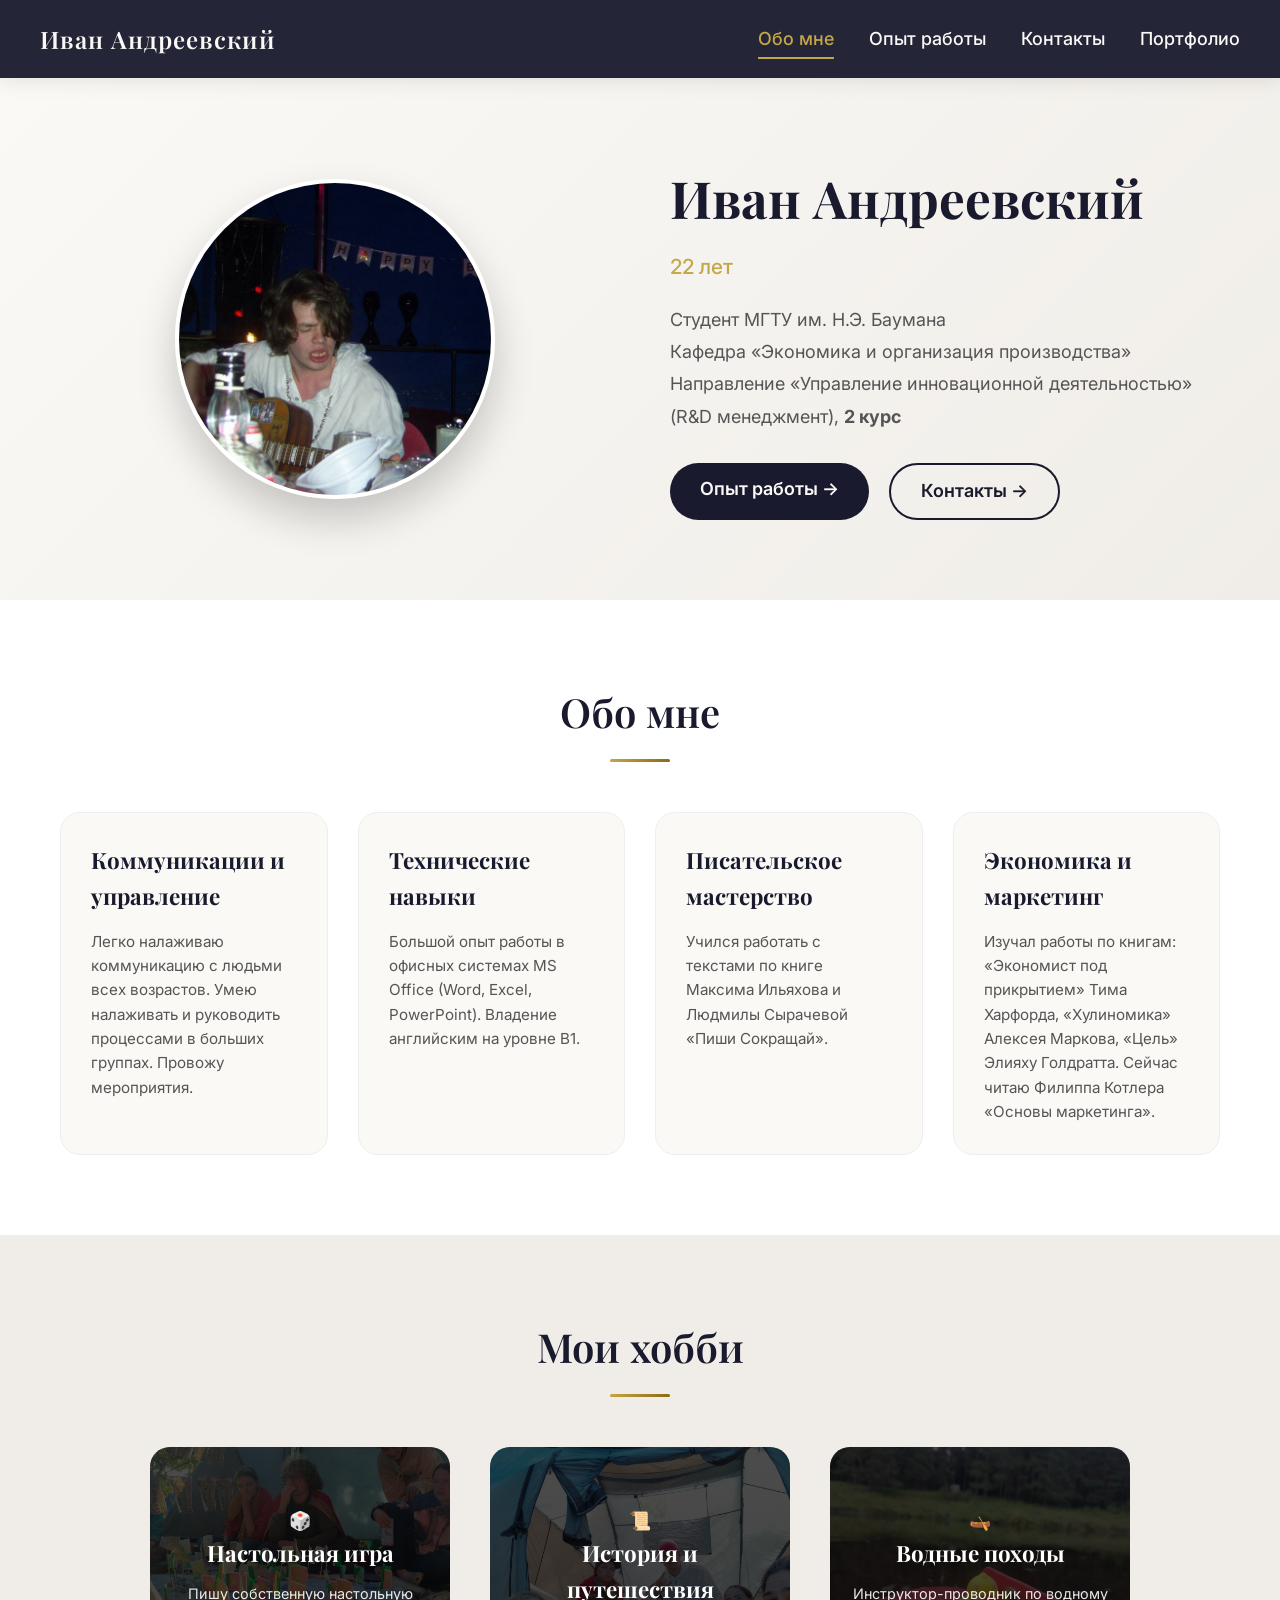
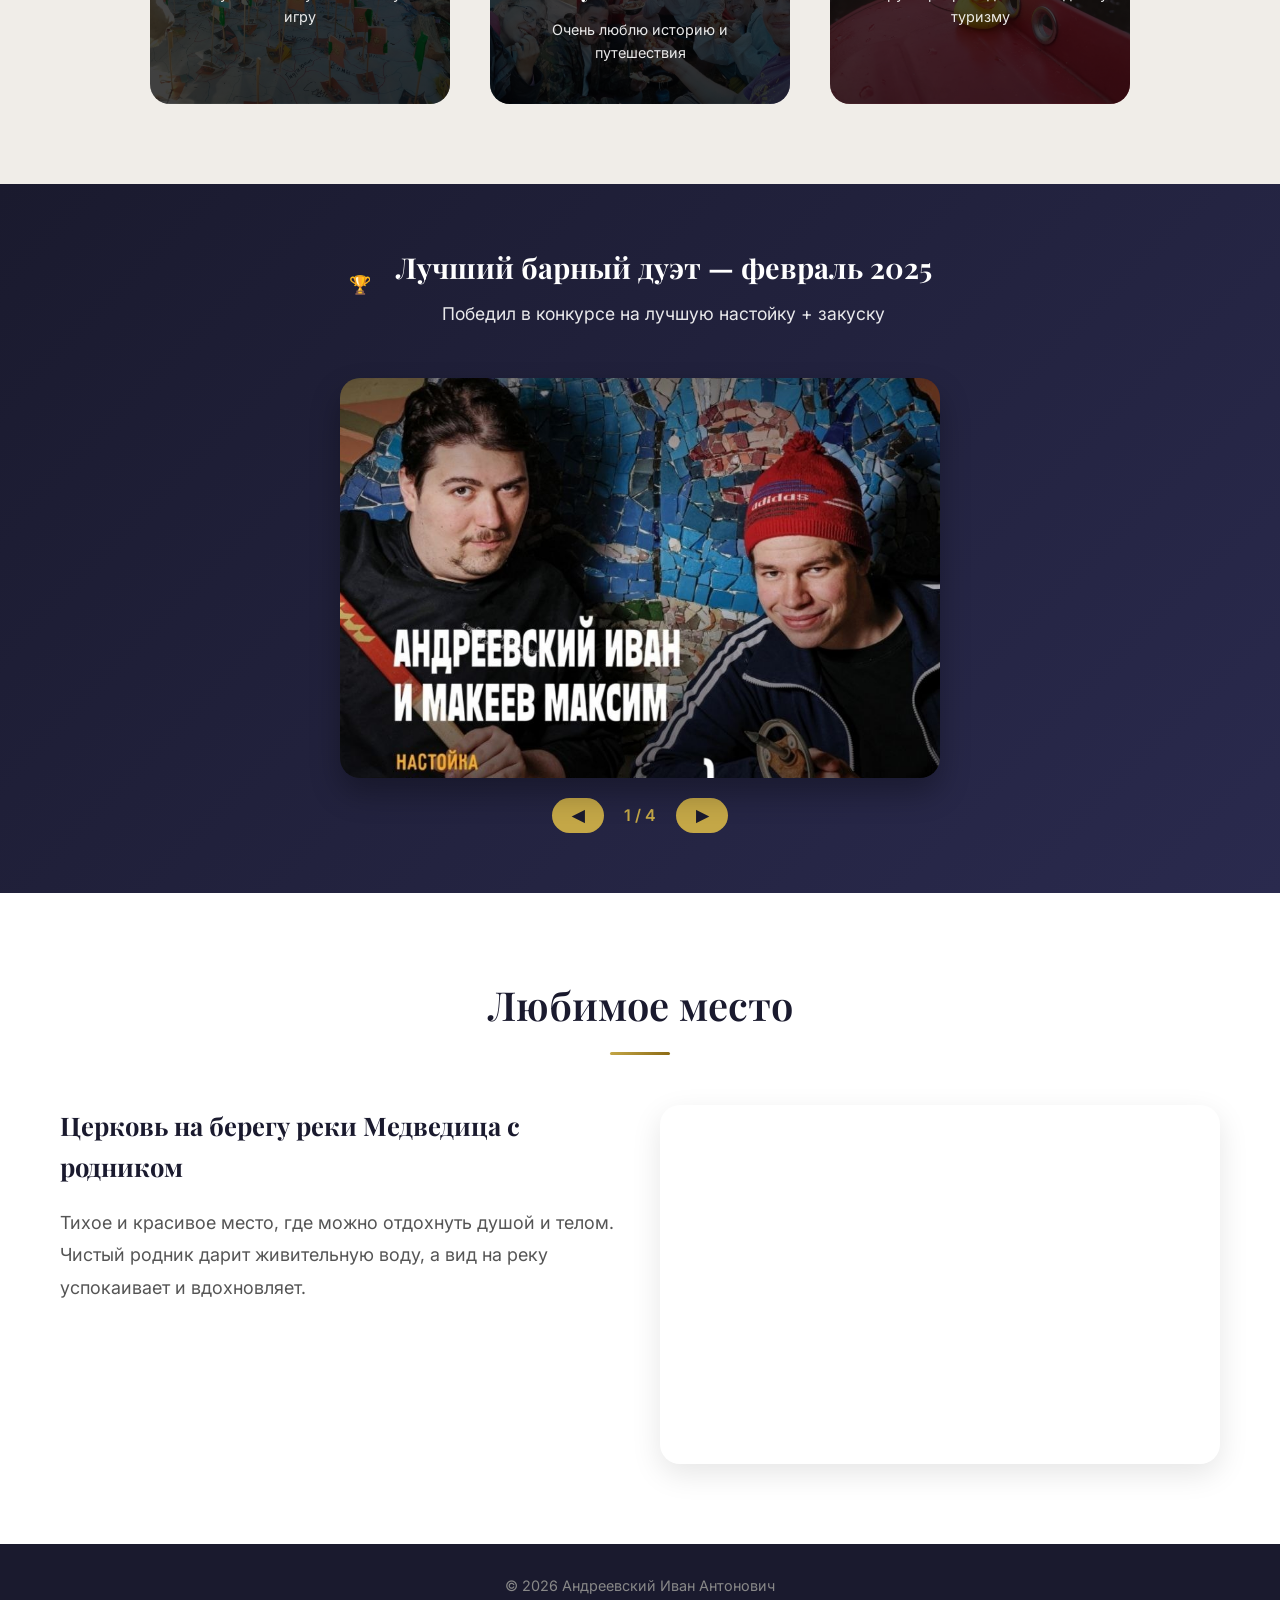
<file: index.html>
<!DOCTYPE html>
<html lang="ru">
<head>
    <meta charset="UTF-8">
    <meta name="viewport" content="width=device-width, initial-scale=1.0">
    <title>Иван Андреевский | Личный сайт</title>
    <link rel="icon" type="image/x-icon" href="static/images/favicon.ico">
    <link rel="stylesheet" href="static/styles/style.css">
    <link rel="stylesheet" href="static/styles/index.css">
    <link rel="preconnect" href="https://fonts.googleapis.com">
    <link rel="preconnect" href="https://fonts.gstatic.com" crossorigin>
    <link href="https://fonts.googleapis.com/css2?family=Inter:opsz,wght@14..32,300;14..32,400;14..32,500;14..32,600;14..32,700&family=Playfair+Display:wght@400;500;600;700&display=swap" rel="stylesheet">
</head>
<body>

    <!-- ПРЕЛОАДЕР -->
    <div id="preloader">
        <img src="static/images/preloader.gif" alt="Загрузка страницы">
    </div>

    <header>
        <div class="logo">Иван Андреевский</div>
        <nav>
            <a href="index.html" class="active">Обо мне</a>
            <a href="experience.html">Опыт работы</a>
            <a href="contacts.html">Контакты</a>
            <a href="portfolio.html">Портфолио</a>
        </nav>
        <div class="burger">
            <span></span>
            <span></span>
            <span></span>
        </div>
    </header>

    <main>
        <section class="hero">
            <div class="container">
                <div class="hero-content">
                    <div class="photo-frame">
                        <div class="photo-slider" id="photoSlider">
                            <img src="static/images/Me/Me1.jpg" alt="Иван Андреевский" class="slide active">
                            <img src="static/images/Me/Me2.jpg" alt="Иван Андреевский" class="slide">
                            <img src="static/images/Me/Me3.jpg" alt="Иван Андреевский" class="slide">
                        </div>
                    </div>
                    <div class="hero-text">
                        <h1>Иван Андреевский</h1>
                        <p class="age" id="ageValue"></p>
                        <p class="desc">Студент МГТУ им. Н.Э. Баумана<br>Кафедра «Экономика и организация производства»<br>Направление «Управление инновационной деятельностью» (R&D менеджмент), <strong>2 курс</strong></p>
                        <div class="hero-buttons">
                            <a href="experience.html" class="btn btn-primary">Опыт работы →</a>
                            <a href="contacts.html" class="btn btn-secondary">Контакты →</a>
                        </div>
                    </div>
                </div>
            </div>
        </section>

        <section class="about" id="about">
            <div class="container">
                <h2 class="section-title">Обо мне</h2>
                <div class="about-grid">
                    <div class="about-card">
                        <h3>Коммуникации и управление</h3>
                        <p>Легко налаживаю коммуникацию с людьми всех возрастов. Умею налаживать и руководить процессами в больших группах. Провожу мероприятия.</p>
                    </div>
                    <div class="about-card">
                        <h3>Технические навыки</h3>
                        <p>Большой опыт работы в офисных системах MS Office (Word, Excel, PowerPoint). Владение английским на уровне B1.</p>
                    </div>
                    <div class="about-card">
                        <h3>Писательское мастерство</h3>
                        <p>Учился работать с текстами по книге Максима Ильяхова и Людмилы Сырачевой «Пиши Сокращай».</p>
                    </div>
                    <div class="about-card">
                        <h3>Экономика и маркетинг</h3>
                        <p>Изучал работы по книгам: «Экономист под прикрытием» Тима Харфорда, «Хулиномика» Алексея Маркова, «Цель» Элияху Голдратта. Сейчас читаю Филиппа Котлера «Основы маркетинга».</p>
                    </div>
                </div>
            </div>
        </section>

        <section class="hobbies" id="hobbies">
            <div class="container">
                <h2 class="section-title">Мои хобби</h2>
                <div class="hobbies-list">
                    <div class="hobby-item" style="background-image: linear-gradient(rgba(0,0,0,0.4), rgba(0,0,0,0.5)), url('static/images/play.jpg');">
                        <div class="hobby-icon">🎲</div>
                        <h3>Настольная игра</h3>
                        <p>Пишу собственную настольную игру</p>
                    </div>
                    <div class="hobby-item" style="background-image: linear-gradient(rgba(0,0,0,0.4), rgba(0,0,0,0.5)), url('static/images/camp.jpg');">
                        <div class="hobby-icon">📜</div>
                        <h3>История и путешествия</h3>
                        <p>Очень люблю историю и путешествия</p>
                    </div>
                    <div class="hobby-item" style="background-image: linear-gradient(rgba(0,0,0,0.4), rgba(0,0,0,0.5)), url('static/images/water.jpg');">
                        <div class="hobby-icon">🛶</div>
                        <h3>Водные походы</h3>
                        <p>Инструктор-проводник по водному туризму</p>
                    </div>
                </div>
            </div>
        </section>

        <section class="achievement">
            <div class="container">
                <div class="achievement-card">
                    <div class="achievement-icon">🏆</div>
                    <div class="achievement-text">
                        <h3>Лучший барный дуэт — февраль 2025</h3>
                        <p>Победил в конкурсе на лучшую настойку + закуску</p>
                    </div>
                </div>
                <div class="bar-slider-container">
                    <div class="bar-slider" id="barSlider">
                        <img src="static/images/BarContect/0.jpg" alt="Барный конкурс 1" class="bar-slide active">
                        <img src="static/images/BarContect/1.jpg" alt="Барный конкурс 2" class="bar-slide">
                        <img src="static/images/BarContect/2.jpg" alt="Барный конкурс 3" class="bar-slide">
                        <img src="static/images/BarContect/3.jpg" alt="Барный конкурс 4" class="bar-slide">
                    </div>
                    <div class="bar-slider-nav">
                        <button class="bar-prev">◀</button>
                        <span class="bar-counter">1 / 4</span>
                        <button class="bar-next">▶</button>
                    </div>
                </div>
            </div>
        </section>

        <section class="favorite-place" id="place">
            <div class="container">
                <h2 class="section-title">Любимое место</h2>
                <div class="place-content">
                    <div class="place-text">
                        <h3>Церковь на берегу реки Медведица с родником</h3>
                        <p>Тихое и красивое место, где можно отдохнуть душой и телом. Чистый родник дарит живительную воду, а вид на реку успокаивает и вдохновляет.</p>
                    </div>
                    <div class="place-map">
                        <iframe src="https://yandex.ru/map-widget/v1/?um=constructor%3A5a4b3c2d1e0f9g8h7i6j&source=constructor&mode=search&text=Церковь%20Николая%20Чудотворца%20в%20Старых%20Сетках&ll=37.610479%2C57.460000&z=14" 
                                width="100%" 
                                height="350" 
                                frameborder="0"
                                allowfullscreen>
                        </iframe>
                    </div>
                </div>
            </div>
        </section>
    </main>

    <footer>
        <div class="container">
            <p>© 2026 Андреевский Иван Антонович</p>
        </div>
    </footer>

    <script src="static/js/script.js"></script>
</body>
</html>
</file>
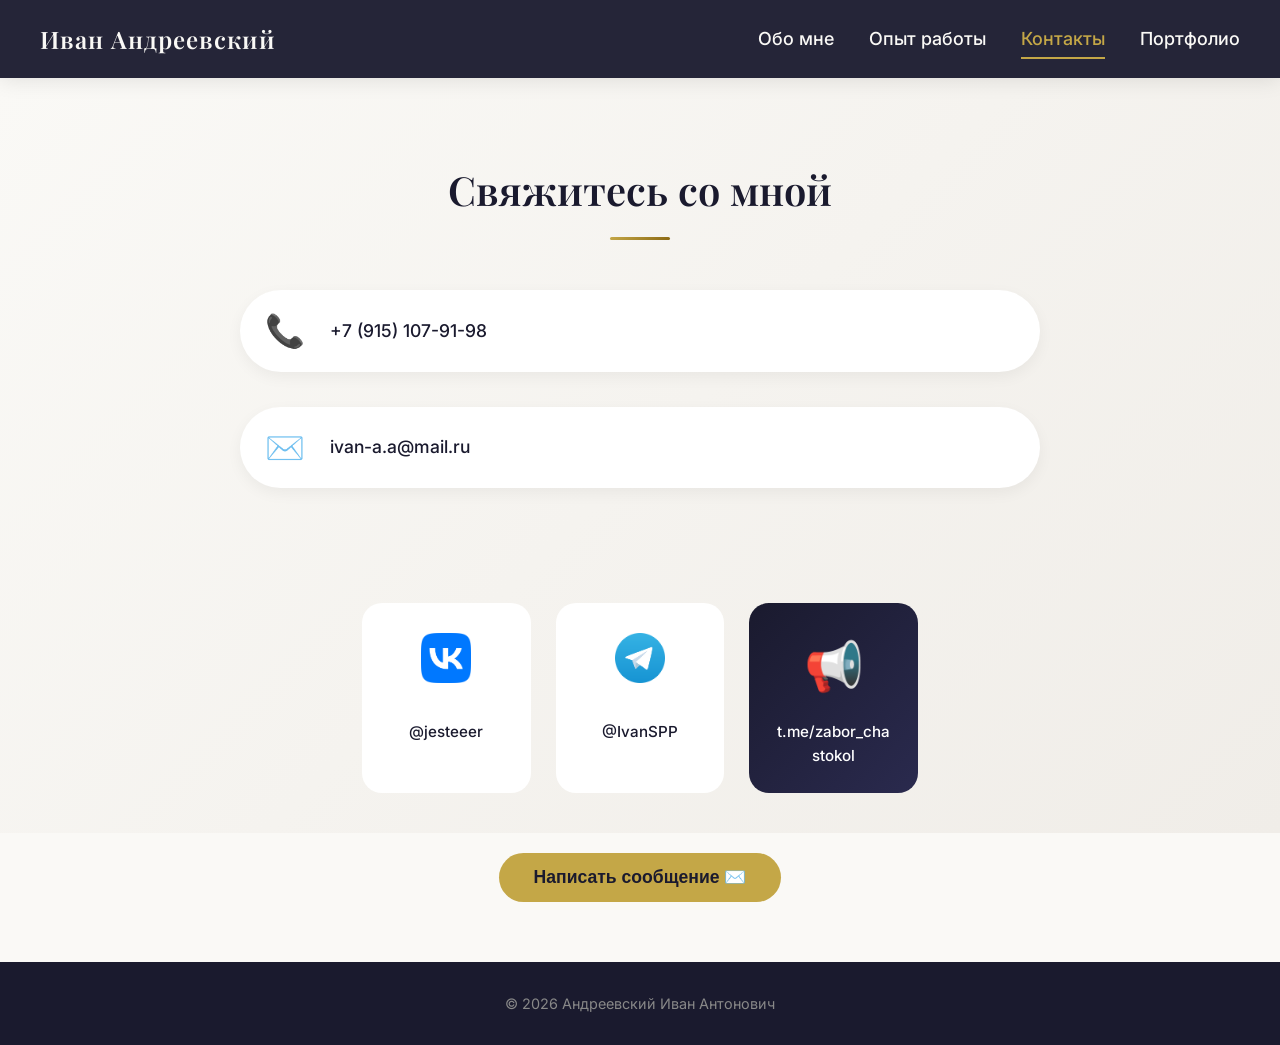
<file: contacts.html>
<!DOCTYPE html>
<html lang="ru">
<head>
    <meta charset="UTF-8">
    <meta name="viewport" content="width=device-width, initial-scale=1.0">
    <title>Контакты | Иван Андреевский</title>
    <link rel="icon" type="image/x-icon" href="static/images/favicon.ico">
    <link rel="stylesheet" href="static/styles/style.css">
    <link rel="stylesheet" href="static/styles/contacts.css">
    <link rel="preconnect" href="https://fonts.googleapis.com">
    <link rel="preconnect" href="https://fonts.gstatic.com" crossorigin>
    <link href="https://fonts.googleapis.com/css2?family=Inter:opsz,wght@14..32,300;14..32,400;14..32,500;14..32,600;14..32,700&family=Playfair+Display:wght@400;500;600;700&display=swap" rel="stylesheet">
</head>
<body>

    <!-- ПРЕЛОАДЕР -->
    <div id="preloader">
        <img src="static/images/preloader.gif" alt="Загрузка страницы">
    </div>

    <header>
        <div class="logo">Иван Андреевский</div>
        <nav>
            <a href="index.html">Обо мне</a>
            <a href="experience.html">Опыт работы</a>
            <a href="contacts.html" class="active">Контакты</a>
            <a href="portfolio.html">Портфолио</a>
        </nav>
        <div class="burger">
            <span></span>
            <span></span>
            <span></span>
        </div>
    </header>

    <main>
        <section class="contacts-section">
            <div class="container">
                <h2 class="section-title">Свяжитесь со мной</h2>
                
                <div class="contacts-grid">
                    <div class="contacts-info">
                        <div class="contact-item">
                            <div class="contact-icon">📞</div>
                            <div class="contact-details">
                                <a href="tel:+79151079198">+7 (915) 107-91-98</a>
                            </div>
                        </div>
                        
                        <div class="contact-item">
                            <div class="contact-icon">✉️</div>
                            <div class="contact-details">
                                <a href="mailto:ivan-a.a@mail.ru">ivan-a.a@mail.ru</a>
                            </div>
                        </div>
                    </div>
                    
                    <div class="social-row">
                        <a href="https://vk.com/jesteeer" target="_blank" class="social-card">
                            <div class="social-icon">
                                <img src="static/images/VK.png" alt="VK" onerror="this.style.display='none'; this.parentElement.innerHTML='VK'">
                            </div>
                            <p>@jesteeer</p>
                        </a>
                        
                        <a href="https://t.me/IvanSPP" target="_blank" class="social-card">
                            <div class="social-icon">
                                <img src="static/images/Telegram_logo.png" alt="Telegram" onerror="this.style.display='none'; this.parentElement.innerHTML='TG'">
                            </div>
                            <p>@IvanSPP</p>
                        </a>
                        
                        <a href="https://t.me/zabor_chastokol" target="_blank" class="social-card channel-card">
                            <div class="social-icon">📢</div>
                            <p>t.me/zabor_chastokol</p>
                        </a>
                    </div>
                </div>
            </div>
        </section>

        <!-- Кнопка для открытия формы обратной связи -->
        <section class="form-button-section">
            <div class="container">
                <button id="openFormBtn" class="btn btn-primary">Написать сообщение ✉️</button>
            </div>
        </section>
    </main>

    <!-- МОДАЛЬНОЕ ОКНО С ФОРМОЙ ОБРАТНОЙ СВЯЗИ -->
    <div id="feedbackModal" class="modal">
        <div class="modal-content">
            <div class="modal-header">
                <h3>Обратная связь</h3>
                <span class="closeModal">&times;</span>
            </div>
            <form id="feedbackForm" method="post">
                <div class="form-group">
                    <label>ФИО *</label>
                    <input type="text" name="fio" placeholder="Иванов Иван Иванович" required>
                </div>
                <div class="form-group">
                    <label>Email *</label>
                    <input type="email" name="email" placeholder="ivan@example.ru" required>
                </div>
                <div class="form-group">
                    <label>Телефон</label>
                    <input type="tel" name="phone" placeholder="+7 (999) 123-45-67">
                </div>
                <div class="form-group">
                    <label>Тема обращения *</label>
                    <select name="subject" required>
                        <option value="">-- Выберите тему --</option>
                        <option value="Вопрос о сотрудничестве">Вопрос о сотрудничестве</option>
                        <option value="Вопрос о сайте">Вопрос о сайте</option>
                        <option value="Предложение">Предложение</option>
                        <option value="Другое">Другое</option>
                    </select>
                </div>
                <div class="form-group">
                    <label>Сообщение *</label>
                    <textarea name="message" rows="4" placeholder="Введите ваше сообщение..." required></textarea>
                </div>
                <div class="form-group">
                    <label>Как вы нашли меня?</label>
                    <div class="radio-group">
                        <label><input type="radio" name="found" value="Друзья"> Друзья</label>
                        <label><input type="radio" name="found" value="Соцсети"> Соцсети</label>
                        <label><input type="radio" name="found" value="Поисковик"> HH.ru</label>
                        <label><input type="radio" name="found" value="Случайно"> Случайно</label>

                    </div>
                </div>
               
                <button type="submit" class="btn btn-primary submit-btn">Отправить →</button>
                <p class="form-note">* — поля, обязательные для заполнения</p>
            </form>
            <div id="formMessage" class="form-message"></div>
        </div>
    </div>

    <footer>
        <div class="container">
            <p>© 2026 Андреевский Иван Антонович</p>
        </div>
    </footer>

    <script src="static/js/script.js"></script>
</body>
</html>
</file>
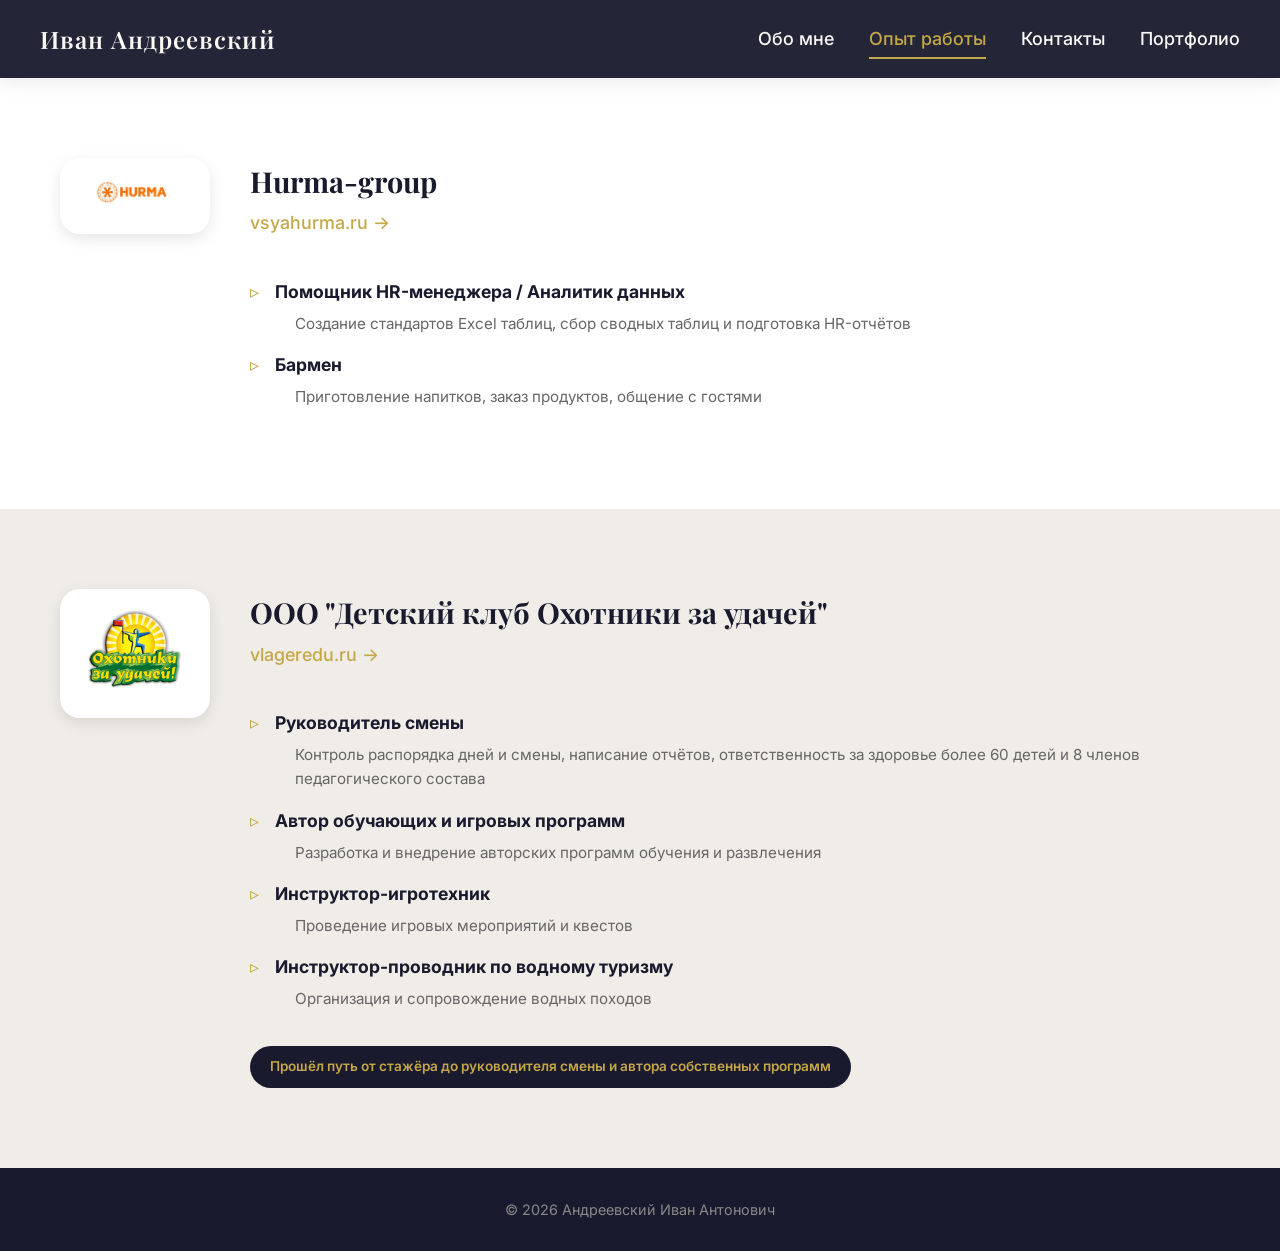
<file: experience.html>
<!DOCTYPE html>
<html lang="ru">
<head>
    <meta charset="UTF-8">
    <meta name="viewport" content="width=device-width, initial-scale=1.0">
    <title>Опыт работы | Иван Андреевский</title>
    <link rel="stylesheet" href="static/styles/style.css">
    <link rel="stylesheet" href="static/styles/experience.css">
    <link rel="preconnect" href="https://fonts.googleapis.com">
    <link rel="preconnect" href="https://fonts.gstatic.com" crossorigin>
    <link href="https://fonts.googleapis.com/css2?family=Inter:opsz,wght@14..32,300;14..32,400;14..32,500;14..32,600;14..32,700&family=Playfair+Display:wght@400;500;600;700&display=swap" rel="stylesheet">
    <link rel="icon" type="image/x-icon" href="static/images/favicon.ico">
    
</head>
<body>

    <header>
        <div class="logo">Иван Андреевский</div>
        <nav>
            <a href="index.html">Обо мне</a>
            <a href="experience.html" class="active">Опыт работы</a>
            <a href="contacts.html">Контакты</a>
            <a href="portfolio.html">Портфолио</a>
        </nav>
        <div class="burger">
            <span></span>
            <span></span>
            <span></span>
        </div>
    </header>

    <main>
        <section class="experience-section">
            <div class="container">
                <div class="experience-card">
                    <div class="experience-logo">
                        <img src="static/images/Hurma.png" alt="Hurma-group" onerror="this.style.display='none'; this.parentElement.innerHTML='Hurma'">
                    </div>
                    <div class="experience-details">
                        <h2>Hurma-group</h2>
                        <a href="https://vsyahurma.ru/" target="_blank" class="company-link">vsyahurma.ru →</a>
                        
                        <ul class="job-list">
                            <li>
                                <span class="position-title">Помощник HR-менеджера / Аналитик данных</span>
                                <div class="position-desc">Создание стандартов Excel таблиц, сбор сводных таблиц и подготовка HR-отчётов</div>
                            </li>
                            <li>
                                <span class="position-title">Бармен</span>
                                <div class="position-desc">Приготовление напитков, заказ продуктов, общение с гостями</div>
                            </li>
                        </ul>
                    </div>
                </div>
            </div>
        </section>

        <section class="experience-section">
            <div class="container">
                <div class="experience-card">
                    <div class="experience-logo">
                        <img src="static/images/Logo_Oxotniki_150.png" alt="Охотники за удачей" onerror="this.style.display='none'; this.parentElement.innerHTML='Oxotniki'">
                    </div>
                    <div class="experience-details">
                        <h2>ООО "Детский клуб Охотники за удачей"</h2>
                        <a href="https://www.vlageredu.ru/" target="_blank" class="company-link">vlageredu.ru →</a>
                        
                        <ul class="job-list">
                            <li>
                                <span class="position-title">Руководитель смены</span>
                                <div class="position-desc">Контроль распорядка дней и смены, написание отчётов, ответственность за здоровье более 60 детей и 8 членов педагогического состава</div>
                            </li>
                            <li>
                                <span class="position-title">Автор обучающих и игровых программ</span>
                                <div class="position-desc">Разработка и внедрение авторских программ обучения и развлечения</div>
                            </li>
                            <li>
                                <span class="position-title">Инструктор-игротехник</span>
                                <div class="position-desc">Проведение игровых мероприятий и квестов</div>
                            </li>
                            <li>
                                <span class="position-title">Инструктор-проводник по водному туризму</span>
                                <div class="position-desc">Организация и сопровождение водных походов</div>
                            </li>
                        </ul>
                        
                        <div class="path-note">Прошёл путь от стажёра до руководителя смены и автора собственных программ</div>
                    </div>
                </div>
            </div>
        </section>
    </main>

    <footer>
        <div class="container">
            <p>© 2026 Андреевский Иван Антонович</p>
        </div>
    </footer>

    <script src="static/js/script.js"></script>
</body>
<div id="preloader">
    <img src="static/images/preloader.gif" alt="Загрузка страницы">
</div>
</html>
</file>
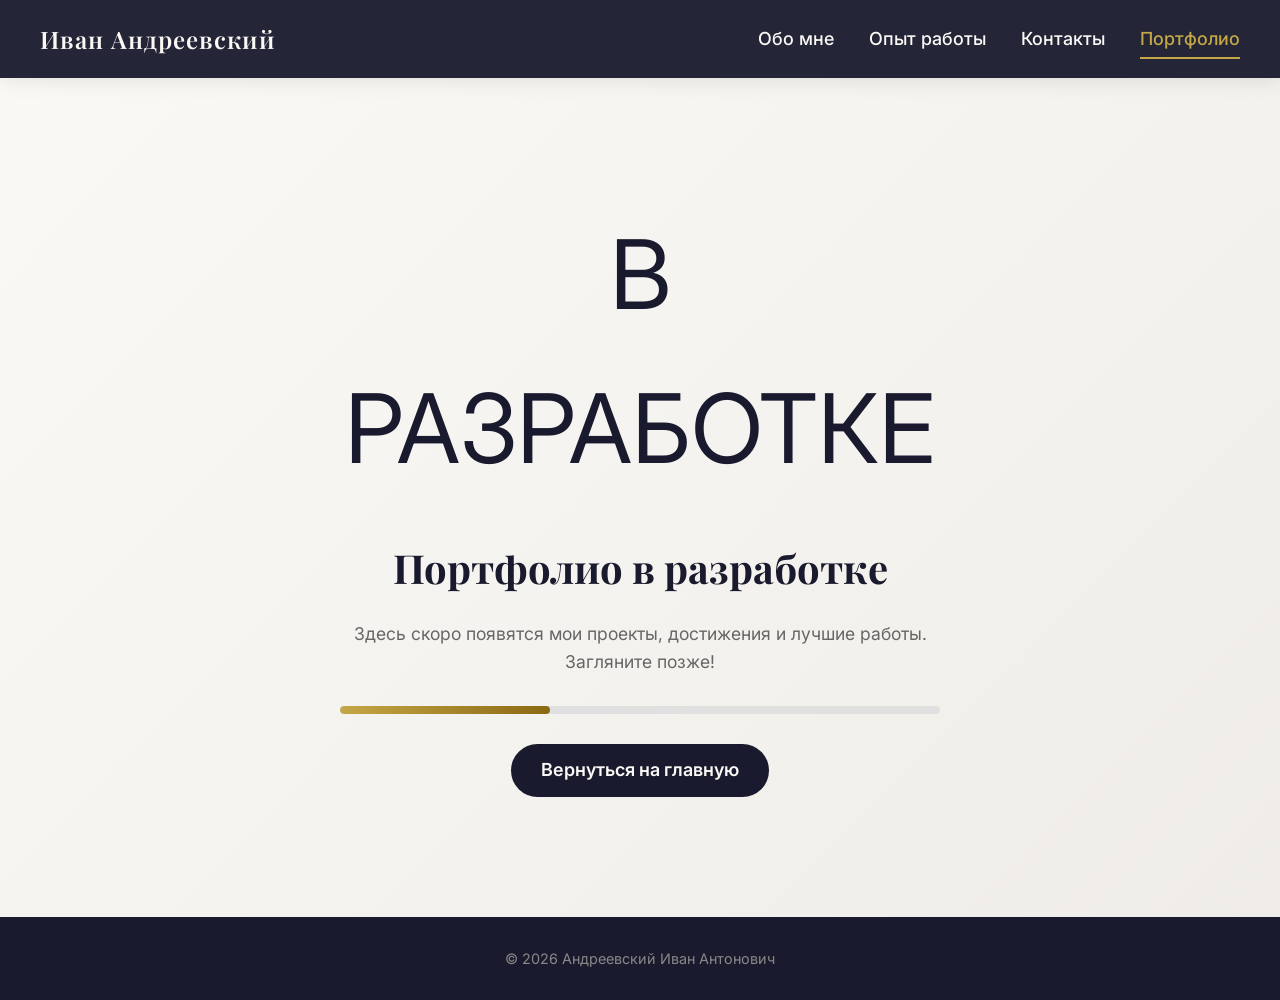
<file: portfolio.html>
<!DOCTYPE html>
<html lang="ru">
<head>
    <meta charset="UTF-8">
    <meta name="viewport" content="width=device-width, initial-scale=1.0">
    <title>Портфолио | Иван Андреевский</title>
    <link rel="stylesheet" href="static/styles/style.css">
    <link rel="stylesheet" href="static/styles/portfolio.css">
    <link rel="preconnect" href="https://fonts.googleapis.com">
    <link rel="preconnect" href="https://fonts.gstatic.com" crossorigin>
    <link href="https://fonts.googleapis.com/css2?family=Inter:opsz,wght@14..32,300;14..32,400;14..32,500;14..32,600;14..32,700&family=Playfair+Display:wght@400;500;600;700&display=swap" rel="stylesheet">
    <link rel="icon" type="image/x-icon" href="static/images/favicon.ico">
</head>
<body>

    <header>
        <div class="logo">Иван Андреевский</div>
        <nav>
            <a href="index.html">Обо мне</a>
            <a href="experience.html">Опыт работы</a>
            <a href="contacts.html">Контакты</a>
            <a href="portfolio.html" class="active">Портфолио</a>
        </nav>
        <div class="burger">
            <span></span>
            <span></span>
            <span></span>
        </div>
    </header>

    <main>
        <section class="portfolio-section">
            <div class="container">
                <div class="portfolio-placeholder">
                    <div class="placeholder-icon">
                        В РАЗРАБОТКЕ
                    </div>
                    <h2>Портфолио в разработке</h2>
                    <p>Здесь скоро появятся мои проекты, достижения и лучшие работы. Загляните позже!</p>
                    <div class="construction-bar">
                        <div class="construction-progress"></div>
                    </div>
                    <a href="index.html" class="back-link">Вернуться на главную</a>
                </div>
            </div>
        </section>
    </main>

    <footer>
        <div class="container">
            <p>© 2026 Андреевский Иван Антонович</p>
        </div>
    </footer>

    <script src="static/js/script.js"></script>
</body>
<div id="preloader">
    <img src="static/images/preloader.gif" alt="Загрузка страницы">
</div>
</html>
</file>
<file: static/styles/style.css>
/* ===== ОБЩИЕ СТИЛИ (для всех страниц) ===== */

/* СБРОС СТИЛЕЙ */
* {
    margin: 0;
    padding: 0;
    box-sizing: border-box;
}

body {
    font-family: 'Inter', sans-serif;
    font-weight: 400;
    font-size: 18px;
    line-height: 1.6;
    color: #1a1a2e;
    background-color: #faf9f6;
}

/* ОБЩИЕ КЛАССЫ */
.container {
    max-width: 1200px;
    margin: 0 auto;
    padding: 0 20px;
}

.section-title {
    font-family: 'Playfair Display', serif;
    font-size: 2.5rem;
    font-weight: 600;
    text-align: center;
    margin-bottom: 50px;
    color: #1a1a2e;
    position: relative;
}

.section-title::after {
    content: '';
    display: block;
    width: 60px;
    height: 3px;
    background: linear-gradient(135deg, #c4a747, #8b6914);
    margin: 15px auto 0;
    border-radius: 2px;
}

/* ШАПКА (sticky) */
header {
    position: sticky;
    top: 0;
    background: rgba(26, 26, 46, 0.95);
    backdrop-filter: blur(10px);
    padding: 20px 40px;
    display: flex;
    justify-content: space-between;
    align-items: center;
    z-index: 1000;
    box-shadow: 0 2px 20px rgba(0, 0, 0, 0.1);
}

.logo {
    font-family: 'Playfair Display', serif;
    font-size: 1.5rem;
    font-weight: 600;
    color: #faf9f6;
    letter-spacing: 1px;
}

nav {
    display: flex;
    gap: 35px;
}

nav a {
    text-decoration: none;
    color: #faf9f6;
    font-weight: 500;
    transition: all 0.3s ease;
    position: relative;
}

nav a:hover {
    color: #c4a747;
}

nav a.active {
    color: #c4a747;
}

nav a.active::after {
    content: '';
    position: absolute;
    bottom: -5px;
    left: 0;
    width: 100%;
    height: 2px;
    background: #c4a747;
}

/* БУРГЕР-МЕНЮ */
.burger {
    display: none;
    flex-direction: column;
    cursor: pointer;
}

.burger span {
    width: 25px;
    height: 3px;
    background: #faf9f6;
    margin: 3px 0;
    transition: 0.3s;
}

/* КНОПКИ */
.btn {
    display: inline-block;
    padding: 12px 30px;
    text-decoration: none;
    border-radius: 40px;
    font-weight: 600;
    transition: all 0.3s ease;
}

.btn-primary {
    background: #1a1a2e;
    color: #faf9f6;
}

.btn-primary:hover {
    background: #c4a747;
    transform: translateY(-3px);
}

.btn-secondary {
    background: transparent;
    color: #1a1a2e;
    border: 2px solid #1a1a2e;
}

.btn-secondary:hover {
    background: #1a1a2e;
    color: #faf9f6;
    transform: translateY(-3px);
}

/* ФУТЕР */
footer {
    background: #1a1a2e;
    color: #888;
    text-align: center;
    padding: 30px 0;
    font-size: 0.9rem;
}

/* ===== ПРЕЛОАДЕР ===== */
#preloader {
    position: fixed;
    top: 0;
    left: 0;
    width: 100%;
    height: 100%;
    background: #1a1a2e;
    display: flex;
    justify-content: center;
    align-items: center;
    z-index: 9999;
    transition: opacity 0.5s ease;
}

#preloader img {
    max-width: 150px;
    animation: pulse 1.5s ease-in-out infinite;
}

@keyframes pulse {
    0%, 100% { transform: scale(1); opacity: 1; }
    50% { transform: scale(1.1); opacity: 0.8; }
}

#preloader.hide-preloader {
    opacity: 0;
    visibility: hidden;
    pointer-events: none;
}

/* АДАПТИВ ДЛЯ ШАПКИ */
@media (max-width: 768px) {
    nav {
        display: none;
        position: absolute;
        top: 70px;
        left: 0;
        width: 100%;
        background: rgba(26, 26, 46, 0.98);
        flex-direction: column;
        padding: 20px;
        text-align: center;
    }

    nav.active {
        display: flex;
    }

    .burger {
        display: flex;
    }
    
    .section-title {
        font-size: 2rem;
    }
}
</file>
<file: static/styles/index.css>
/* ===== СТИЛИ ДЛЯ ГЛАВНОЙ СТРАНИЦЫ (index.html) ===== */

/* БЛОК HERO (ПРИВЕТСТВИЕ) */
.hero {
    padding: 80px 0;
    background: linear-gradient(135deg, #faf9f6 0%, #f0ede8 100%);
}

.hero-content {
    display: flex;
    align-items: center;
    gap: 60px;
    flex-wrap: wrap;
}

.photo-frame {
    flex: 1;
    min-width: 280px;
    display: flex;
    justify-content: center;
}

.photo-slider {
    width: 320px;
    height: 320px;
    border-radius: 50%;
    overflow: hidden;
    position: relative;
    box-shadow: 0 20px 40px rgba(0, 0, 0, 0.2);
    border: 4px solid #fff;
}

.slide {
    width: 100%;
    height: 100%;
    object-fit: cover;
    position: absolute;
    top: 0;
    left: 0;
    opacity: 0;
    transition: opacity 0.6s ease-in-out;
}

.slide.active {
    opacity: 1;
}

.hero-text {
    flex: 1;
    text-align: left;
}

.hero-text h1 {
    font-family: 'Playfair Display', serif;
    font-size: 3.2rem;
    font-weight: 700;
    color: #1a1a2e;
    margin-bottom: 10px;
}

.age {
    font-size: 1.3rem;
    color: #c4a747;
    font-weight: 500;
    margin-bottom: 20px;
}

.desc {
    color: #555;
    margin-bottom: 30px;
    line-height: 1.8;
}

.hero-buttons {
    display: flex;
    gap: 20px;
    flex-wrap: wrap;
}

/* БЛОК ОБО МНЕ */
.about {
    padding: 80px 0;
    background: #fff;
}

.about-grid {
    display: grid;
    grid-template-columns: repeat(auto-fit, minmax(260px, 1fr));
    gap: 30px;
}

.about-card {
    background: #faf9f6;
    padding: 30px;
    border-radius: 20px;
    transition: all 0.3s ease;
    border: 1px solid #eee;
}

.about-card:hover {
    transform: translateY(-8px);
    box-shadow: 0 15px 30px rgba(0, 0, 0, 0.1);
    border-color: #c4a747;
}

.about-card h3 {
    font-family: 'Playfair Display', serif;
    font-size: 1.4rem;
    margin-bottom: 15px;
    color: #1a1a2e;
}

.about-card p {
    color: #555;
    font-size: 0.95rem;
}

/* БЛОК ХОББИ */
.hobbies {
    padding: 80px 0;
    background: #f0ede8;
}

.hobbies-list {
    display: flex;
    justify-content: center;
    gap: 40px;
    flex-wrap: wrap;
}

.hobby-item {
    text-align: center;
    max-width: 300px;
    padding: 60px 20px 40px;
    border-radius: 20px;
    transition: all 0.3s ease;
    background-size: cover;
    background-position: center;
    color: #fff;
    position: relative;
    overflow: hidden;
}

.hobby-item::before {
    content: '';
    position: absolute;
    top: 0;
    left: 0;
    width: 100%;
    height: 100%;
    background: rgba(0, 0, 0, 0.5);
    z-index: 1;
}

.hobby-item > * {
    position: relative;
    z-index: 2;
}

.hobby-item:hover {
    transform: translateY(-8px);
    box-shadow: 0 15px 30px rgba(0, 0, 0, 0.2);
}

.hobby-item h3 {
    font-family: 'Playfair Display', serif;
    font-size: 1.4rem;
    margin-bottom: 10px;
    color: #fff;
}

.hobby-item p {
    color: rgba(255, 255, 255, 0.9);
    font-size: 0.9rem;
}

/* БЛОК КОНКУРСА БАРМЕНОВ */
.achievement {
    padding: 60px 0;
    background: linear-gradient(135deg, #1a1a2e, #2a2a4e);
    color: #fff;
}

.achievement-card {
    display: flex;
    align-items: center;
    justify-content: center;
    gap: 25px;
    flex-wrap: wrap;
    text-align: center;
    margin-bottom: 50px;
}

.achievement-text h3 {
    font-family: 'Playfair Display', serif;
    font-size: 1.8rem;
    margin-bottom: 10px;
}

.achievement-text p {
    font-size: 1.1rem;
    opacity: 0.9;
}

/* Слайдер для конкурса барменов */
.bar-slider-container {
    max-width: 600px;
    margin: 0 auto;
    text-align: center;
}

.bar-slider {
    position: relative;
    width: 100%;
    height: 400px;
    border-radius: 20px;
    overflow: hidden;
    box-shadow: 0 15px 30px rgba(0, 0, 0, 0.3);
}

.bar-slide {
    width: 100%;
    height: 100%;
    object-fit: cover;
    position: absolute;
    top: 0;
    left: 0;
    opacity: 0;
    transition: opacity 0.5s ease;
}

.bar-slide.active {
    opacity: 1;
}

.bar-slider-nav {
    margin-top: 20px;
    display: flex;
    justify-content: center;
    align-items: center;
    gap: 20px;
}

.bar-prev, .bar-next {
    background: #c4a747;
    border: none;
    color: #1a1a2e;
    font-size: 1rem;
    padding: 8px 20px;
    cursor: pointer;
    border-radius: 40px;
    transition: all 0.3s ease;
    font-weight: 600;
}

.bar-prev:hover, .bar-next:hover {
    background: #fff;
    transform: scale(1.05);
}

.bar-counter {
    font-size: 1rem;
    color: #c4a747;
    font-weight: 600;
}

/* БЛОК ЛЮБИМОЕ МЕСТО */
.favorite-place {
    padding: 80px 0;
    background: #fff;
}

.place-content {
    display: flex;
    gap: 40px;
    flex-wrap: wrap;
}

.place-text {
    flex: 1;
    min-width: 250px;
}

.place-text h3 {
    font-family: 'Playfair Display', serif;
    font-size: 1.6rem;
    margin-bottom: 20px;
    color: #1a1a2e;
}

.place-text p {
    color: #555;
    line-height: 1.8;
}

.place-map {
    flex: 1;
    min-width: 280px;
    border-radius: 20px;
    overflow: hidden;
    box-shadow: 0 10px 30px rgba(0, 0, 0, 0.1);
}

/* АДАПТИВ ДЛЯ ГЛАВНОЙ */
@media (max-width: 768px) {
    .hero-content {
        flex-direction: column;
        text-align: center;
    }

    .hero-text {
        text-align: center;
    }

    .hero-buttons {
        justify-content: center;
    }

    .hero-text h1 {
        font-size: 2.5rem;
    }

    .about-grid {
        grid-template-columns: 1fr;
    }

    .place-content {
        flex-direction: column;
    }
    
    .bar-slider {
        height: 250px;
    }
    
    .hobby-item {
        max-width: 100%;
        min-width: 250px;
        padding: 50px 20px 30px;
    }
}и
</file>
<file: static/styles/contacts.css>
/* ===== СТИЛИ ДЛЯ СТРАНИЦЫ КОНТАКТОВ (contacts.html) ===== */

.contacts-section {
    padding: 80px 0 40px;
    background: linear-gradient(135deg, #faf9f6 0%, #f0ede8 100%);
}

.contacts-grid {
    display: flex;
    gap: 50px;
    flex-wrap: wrap;
    justify-content: center;
    max-width: 800px;
    margin: 0 auto;
}

.contacts-info {
    flex: 1;
    min-width: 280px;
}

.contact-item {
    display: flex;
    align-items: center;
    gap: 20px;
    margin-bottom: 35px;
    padding: 15px 20px;
    background: #fff;
    border-radius: 60px;
    transition: all 0.3s ease;
    box-shadow: 0 5px 15px rgba(0, 0, 0, 0.05);
}

.contact-item:hover {
    transform: translateX(10px);
    box-shadow: 0 10px 25px rgba(0, 0, 0, 0.1);
}

.contact-icon {
    font-size: 2rem;
    min-width: 50px;
    text-align: center;
}

.contact-icon img {
    width: 35px;
    height: 35px;
    vertical-align: middle;
}

.contact-details {
    flex: 1;
}

.contact-details a, .contact-details span {
    font-size: 1.1rem;
    color: #1a1a2e;
    text-decoration: none;
    font-weight: 500;
}

.contact-details a:hover {
    color: #c4a747;
}

.social-row {
    display: flex;
    gap: 25px;
    margin-top: 30px;
    flex-wrap: wrap;
    justify-content: center;
}

.social-card {
    flex: 1;
    min-width: 150px;
    background: #fff;
    padding: 25px;
    border-radius: 20px;
    text-align: center;
    transition: all 0.3s ease;
    text-decoration: none;
}

.social-card:hover {
    transform: translateY(-8px);
    box-shadow: 0 15px 30px rgba(0, 0, 0, 0.15);
}

.social-card .social-icon {
    font-size: 3rem;
    margin-bottom: 15px;
}

.social-card .social-icon img {
    width: 50px;
    height: 50px;
}

.social-card p {
    color: #1a1a2e;
    font-weight: 500;
    font-size: 0.95rem;
    word-break: break-all;
}

.channel-card {
    background: linear-gradient(135deg, #1a1a2e, #2a2a4e);
    color: #fff;
}

.channel-card p {
    color: #fff;
}

/* Кнопка открытия формы */
.form-button-section {
    padding: 20px 0 60px;
    text-align: center;
}

#openFormBtn {
    font-size: 1.1rem;
    padding: 14px 35px;
    background: #c4a747;
    color: #1a1a2e;
    border: none;
    cursor: pointer;
}

#openFormBtn:hover {
    background: #1a1a2e;
    color: #c4a747;
    transform: translateY(-3px);
}

/* МОДАЛЬНОЕ ОКНО */
.modal {
    display: none;
    position: fixed;
    top: 0;
    left: 0;
    width: 100%;
    height: 100%;
    background: rgba(0, 0, 0, 0.7);
    z-index: 10000;
    justify-content: center;
    align-items: center;
}

.modal.show {
    display: flex;
}

.modal-content {
    background: #fff;
    max-width: 550px;
    width: 90%;
    max-height: 90vh;
    border-radius: 25px;
    overflow-y: auto;
    position: relative;
    animation: modalFadeIn 0.3s ease;
}

@keyframes modalFadeIn {
    from {
        opacity: 0;
        transform: translateY(-30px);
    }
    to {
        opacity: 1;
        transform: translateY(0);
    }
}

.modal-header {
    display: flex;
    justify-content: space-between;
    align-items: center;
    padding: 20px 25px;
    background: #1a1a2e;
    color: #fff;
    border-radius: 25px 25px 0 0;
}

.modal-header h3 {
    font-family: 'Playfair Display', serif;
    font-size: 1.5rem;
    margin: 0;
}

.closeModal {
    font-size: 2rem;
    cursor: pointer;
    transition: color 0.3s;
}

.closeModal:hover {
    color: #c4a747;
}

/* Стили формы */
#feedbackForm {
    padding: 25px;
}

.form-group {
    margin-bottom: 20px;
}

.form-group label {
    display: block;
    margin-bottom: 8px;
    font-weight: 600;
    color: #1a1a2e;
}

.form-group input,
.form-group select,
.form-group textarea {
    width: 100%;
    padding: 12px 15px;
    border: 1px solid #ddd;
    border-radius: 12px;
    font-family: 'Inter', sans-serif;
    font-size: 0.95rem;
    transition: all 0.3s;
}

.form-group input:focus,
.form-group select:focus,
.form-group textarea:focus {
    outline: none;
    border-color: #c4a747;
    box-shadow: 0 0 0 3px rgba(196, 167, 71, 0.2);
}

.radio-group {
    display: flex;
    flex-wrap: wrap;
    gap: 15px;
}

.radio-group label {
    display: flex;
    align-items: center;
    gap: 8px;
    font-weight: normal;
    cursor: pointer;
}

.radio-group input[type="radio"] {
    width: auto;
}

.checkbox-label {
    display: flex;
    align-items: center;
    gap: 10px;
    cursor: pointer;
    font-weight: normal;
}

.checkbox-label input {
    width: auto;
}

.submit-btn {
    width: 100%;
    background: #c4a747;
    color: #1a1a2e;
    border: none;
    cursor: pointer;
    font-size: 1rem;
    padding: 14px;
}

.submit-btn:hover {
    background: #1a1a2e;
    color: #c4a747;
}

.form-note {
    font-size: 0.75rem;
    color: #888;
    margin-top: 15px;
    text-align: center;
}

.form-message {
    padding: 15px 25px 25px;
    text-align: center;
    display: none;
}

.form-message.success {
    display: block;
    color: #2e7d32;
    background: #e8f5e9;
    border-radius: 12px;
    margin: 0 25px 25px;
}

.form-message.error {
    display: block;
    color: #c62828;
    background: #ffebee;
    border-radius: 12px;
    margin: 0 25px 25px;
}

/* АДАПТИВ ДЛЯ СТРАНИЦЫ КОНТАКТОВ */
@media (max-width: 768px) {
    .contact-item {
        border-radius: 20px;
    }
    
    .contact-item:hover {
        transform: translateX(0);
    }
    
    .contacts-section {
        padding: 50px 0 20px;
    }
    
    .modal-content {
        width: 95%;
    }
    
    .radio-group {
        flex-direction: column;
        gap: 8px;
    }
}
</file>
<file: static/styles/experience.css>
/* ===== СТИЛИ ДЛЯ СТРАНИЦЫ ОПЫТА РАБОТЫ (experience.html) ===== */

.experience-section {
    padding: 80px 0;
}

.experience-section:nth-child(even) {
    background: #f0ede8;
}

.experience-section:nth-child(odd) {
    background: #fff;
}

.experience-card {
    display: flex;
    gap: 40px;
    flex-wrap: wrap;
    align-items: flex-start;
}

.experience-logo {
    flex: 0 0 150px;
    text-align: center;
    background: #fff;
    border-radius: 20px;
    padding: 20px;
    box-shadow: 0 5px 15px rgba(0, 0, 0, 0.1);
    transition: transform 0.3s ease;
}

.experience-logo:hover {
    transform: translateY(-5px);
}

.experience-logo img {
    max-width: 100%;
    height: auto;
    max-height: 80px;
}

.experience-details {
    flex: 1;
}

.experience-details h2 {
    font-family: 'Playfair Display', serif;
    font-size: 1.8rem;
    color: #1a1a2e;
    margin-bottom: 5px;
}

.company-link {
    display: inline-block;
    margin-bottom: 20px;
    color: #c4a747;
    text-decoration: none;
    font-weight: 500;
    transition: color 0.3s;
}

.company-link:hover {
    color: #8b6914;
    text-decoration: underline;
}

.job-list {
    list-style: none;
    margin: 20px 0;
}

.job-list li {
    margin-bottom: 15px;
    padding-left: 25px;
    position: relative;
}

.job-list li::before {
    content: '▹';
    position: absolute;
    left: 0;
    color: #c4a747;
}

.position-title {
    font-weight: 700;
    color: #1a1a2e;
    font-size: 1.1rem;
}

.position-desc {
    color: #666;
    font-size: 0.95rem;
    margin-top: 5px;
    margin-left: 20px;
}

.path-note {
    background: #1a1a2e;
    color: #c4a747;
    padding: 10px 20px;
    border-radius: 30px;
    display: inline-block;
    font-size: 0.85rem;
    font-weight: 600;
    margin-top: 15px;
}

/* АДАПТИВ ДЛЯ СТРАНИЦЫ ОПЫТА */
@media (max-width: 768px) {
    .experience-card {
        flex-direction: column;
        align-items: center;
        text-align: center;
    }
    
    .job-list li {
        text-align: left;
    }
    
    .experience-logo {
        flex: 0 0 auto;
        width: 150px;
    }
}
</file>
<file: static/styles/portfolio.css>
.portfolio-section {
    padding: 120px 0;
    min-height: 60vh;
    display: flex;
    align-items: center;
    justify-content: center;
    background: linear-gradient(135deg, #faf9f6 0%, #f0ede8 100%);
}

.portfolio-placeholder {
    text-align: center;
    max-width: 600px;
    margin: 0 auto;
}

.placeholder-icon {
    font-size: 6rem;
    margin-bottom: 30px;
    animation: float 10s ease-in-out infinite;
}

@keyframes float {
    0%, 100% { transform: translateY(0); }
    50% { transform: translateY(-15px); }
}

.portfolio-placeholder h2 {
    font-family: 'Playfair Display', serif;
    font-size: 2.5rem;
    color: #1a1a2e;
    margin-bottom: 20px;
}

.portfolio-placeholder p {
    color: #666;
    font-size: 1.1rem;
    margin-bottom: 30px;
}

.construction-bar {
    width: 100%;
    height: 8px;
    background: #e0e0e0;
    border-radius: 4px;
    overflow: hidden;
    margin-bottom: 30px;
}

.construction-progress {
    width: 35%;
    height: 100%;
    background: linear-gradient(90deg, #c4a747, #8b6914);
    border-radius: 4px;
    animation: loading 5s ease-in-out infinite alternate;
}

@keyframes loading {
    from { width: 30%; }
    to { width: 99%; }
}

.back-link {
    display: inline-block;
    padding: 12px 30px;
    background: #1a1a2e;
    color: #faf9f6;
    text-decoration: none;
    border-radius: 40px;
    font-weight: 600;
    transition: all 0.3s ease;
}

.back-link:hover {
    background: #c4a747;
    transform: translateY(-3px);
}
</file>
